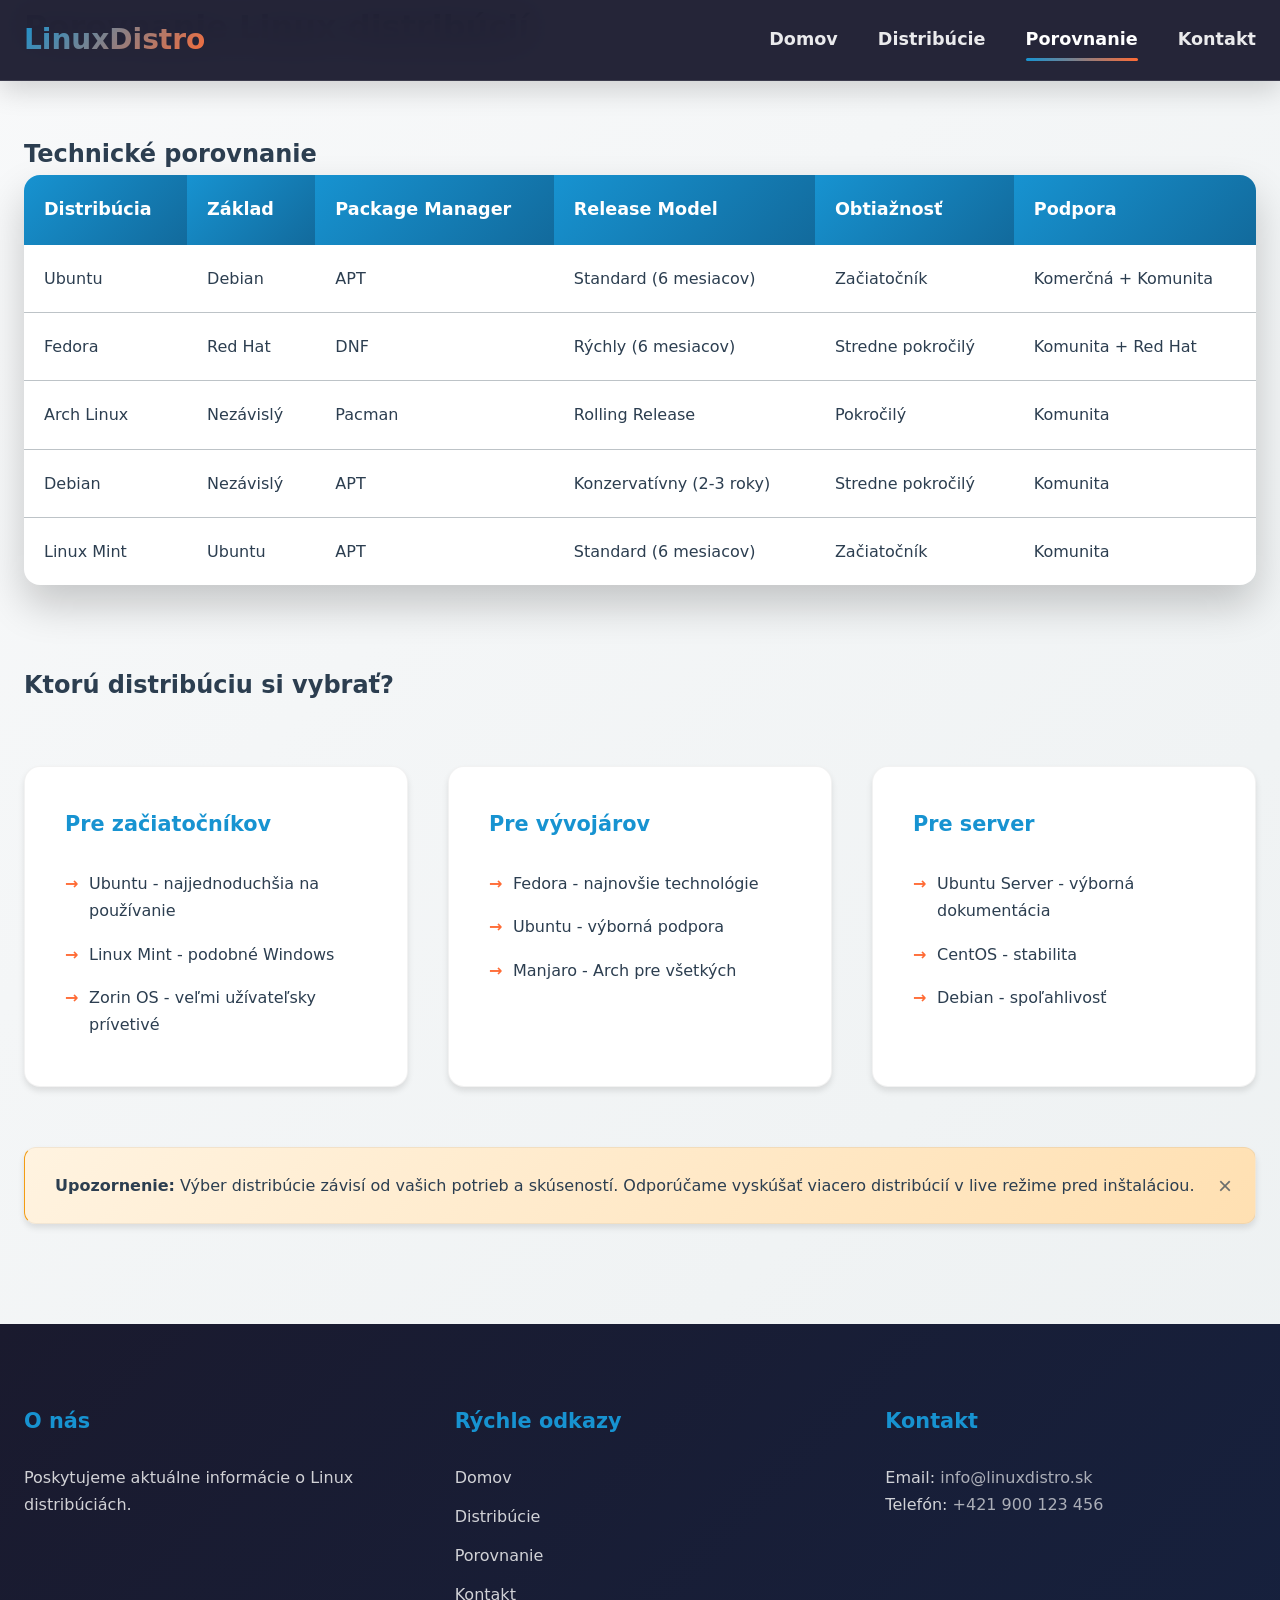
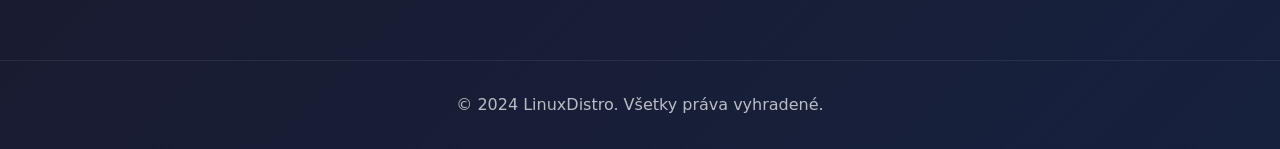
<file: tapalaga_projekt/comparison.html>
<!DOCTYPE html>
<html lang="sk">
<head>
    <meta charset="UTF-8">
    <meta name="viewport" content="width=device-width, initial-scale=1.0">
    <meta name="description" content="Porovnanie rôznych Linux distribúcií">
    <meta name="keywords" content="linux porovnanie, distribúcie, ubuntu vs fedora, arch linux">
    <meta name="author" content="Andrej">
    <title>LinuxDistro - Porovnanie</title>
    <link rel="stylesheet" href="css/style.css">
</head>
<body>
    <nav class="navbar">
        <div class="nav-container">
            <div class="nav-logo">
            
                <span class="logo-text">LinuxDistro</span>
            </div>
            <ul class="nav-menu">
                <li class="nav-item"><a href="index.html" class="nav-link">Domov</a></li>
                <li class="nav-item"><a href="distributions.html" class="nav-link">Distribúcie</a></li>
                <li class="nav-item"><a href="comparison.html" class="nav-link active">Porovnanie</a></li>
                <li class="nav-item"><a href="contact.html" class="nav-link">Kontakt</a></li>
            </ul>
            <div class="hamburger">
                <span class="bar"></span>
                <span class="bar"></span>
                <span class="bar"></span>
            </div>
        </div>
    </nav>

    <main class="container">
        <h1>Porovnanie Linux distribúcií</h1>
        
        
        <section class="table-section">
            <h2>Technické porovnanie</h2>
            <div class="table-container">
                <table class="comparison-table">
                    <thead>
                        <tr>
                            <th>Distribúcia</th>
                            <th>Základ</th>
                            <th>Package Manager</th>
                            <th>Release Model</th>
                            <th>Obtiažnosť</th>
                            <th>Podpora</th>
                        </tr>
                    </thead>
                    <tbody>
                        <tr>
                            <td>Ubuntu</td>
                            <td>Debian</td>
                            <td>APT</td>
                            <td>Standard (6 mesiacov)</td>
                            <td>Začiatočník</td>
                            <td>Komerčná + Komunita</td>
                        </tr>
                        <tr>
                            <td>Fedora</td>
                            <td>Red Hat</td>
                            <td>DNF</td>
                            <td>Rýchly (6 mesiacov)</td>
                            <td>Stredne pokročilý</td>
                            <td>Komunita + Red Hat</td>
                        </tr>
                        <tr>
                            <td>Arch Linux</td>
                            <td>Nezávislý</td>
                            <td>Pacman</td>
                            <td>Rolling Release</td>
                            <td>Pokročilý</td>
                            <td>Komunita</td>
                        </tr>
                        <tr>
                            <td>Debian</td>
                            <td>Nezávislý</td>
                            <td>APT</td>
                            <td>Konzervatívny (2-3 roky)</td>
                            <td>Stredne pokročilý</td>
                            <td>Komunita</td>
                        </tr>
                        <tr>
                            <td>Linux Mint</td>
                            <td>Ubuntu</td>
                            <td>APT</td>
                            <td>Standard (6 mesiacov)</td>
                            <td>Začiatočník</td>
                            <td>Komunita</td>
                        </tr>
                    </tbody>
                </table>
            </div>
        </section>

        <!-- Additional comparison info -->
        <section class="comparison-info">
            <h2>Ktorú distribúciu si vybrať?</h2>
            <div class="info-grid">
                <div class="info-card">
                    <h3>Pre začiatočníkov</h3>
                    <ul>
                        <li>Ubuntu - najjednoduchšia na používanie</li>
                        <li>Linux Mint - podobné Windows</li>
                        <li>Zorin OS - veľmi užívateľsky prívetivé</li>
                    </ul>
                </div>
                <div class="info-card">
                    <h3>Pre vývojárov</h3>
                    <ul>
                        <li>Fedora - najnovšie technológie</li>
                        <li>Ubuntu - výborná podpora</li>
                        <li>Manjaro - Arch pre všetkých</li>
                    </ul>
                </div>
                <div class="info-card">
                    <h3>Pre server</h3>
                    <ul>
                        <li>Ubuntu Server - výborná dokumentácia</li>
                        <li>CentOS - stabilita</li>
                        <li>Debian - spoľahlivosť</li>
                    </ul>
                </div>
            </div>
        </section>

        
        <div class="alert alert-warning">
            <strong>Upozornenie:</strong> Výber distribúcie závisí od vašich potrieb a skúseností. Odporúčame vyskúšať viacero distribúcií v live režime pred inštaláciou.
        </div>
    </main>

    <footer class="footer">
        <div class="footer-content">
            <div class="footer-section">
                <h4>O nás</h4>
                <p>Poskytujeme aktuálne informácie o Linux distribúciách.</p>
            </div>
            <div class="footer-section">
                <h4>Rýchle odkazy</h4>
                <ul>
                    <li><a href="index.html">Domov</a></li>
                    <li><a href="distributions.html">Distribúcie</a></li>
                    <li><a href="comparison.html">Porovnanie</a></li>
                    <li><a href="contact.html">Kontakt</a></li>
                </ul>
            </div>
            <div class="footer-section">
                <h4>Kontakt</h4>
                <p>Email: <a href="mailto:info@linuxdistro.sk">info@linuxdistro.sk</a></p>
                <p>Telefón: <a href="tel:+421900123456">+421 900 123 456</a></p>
            </div>
        </div>
        <div class="footer-bottom">
            <p>&copy; 2024 LinuxDistro. Všetky práva vyhradené.</p>
        </div>
    </footer>

    <script src="js/script.js"></script>
</body>
</file>
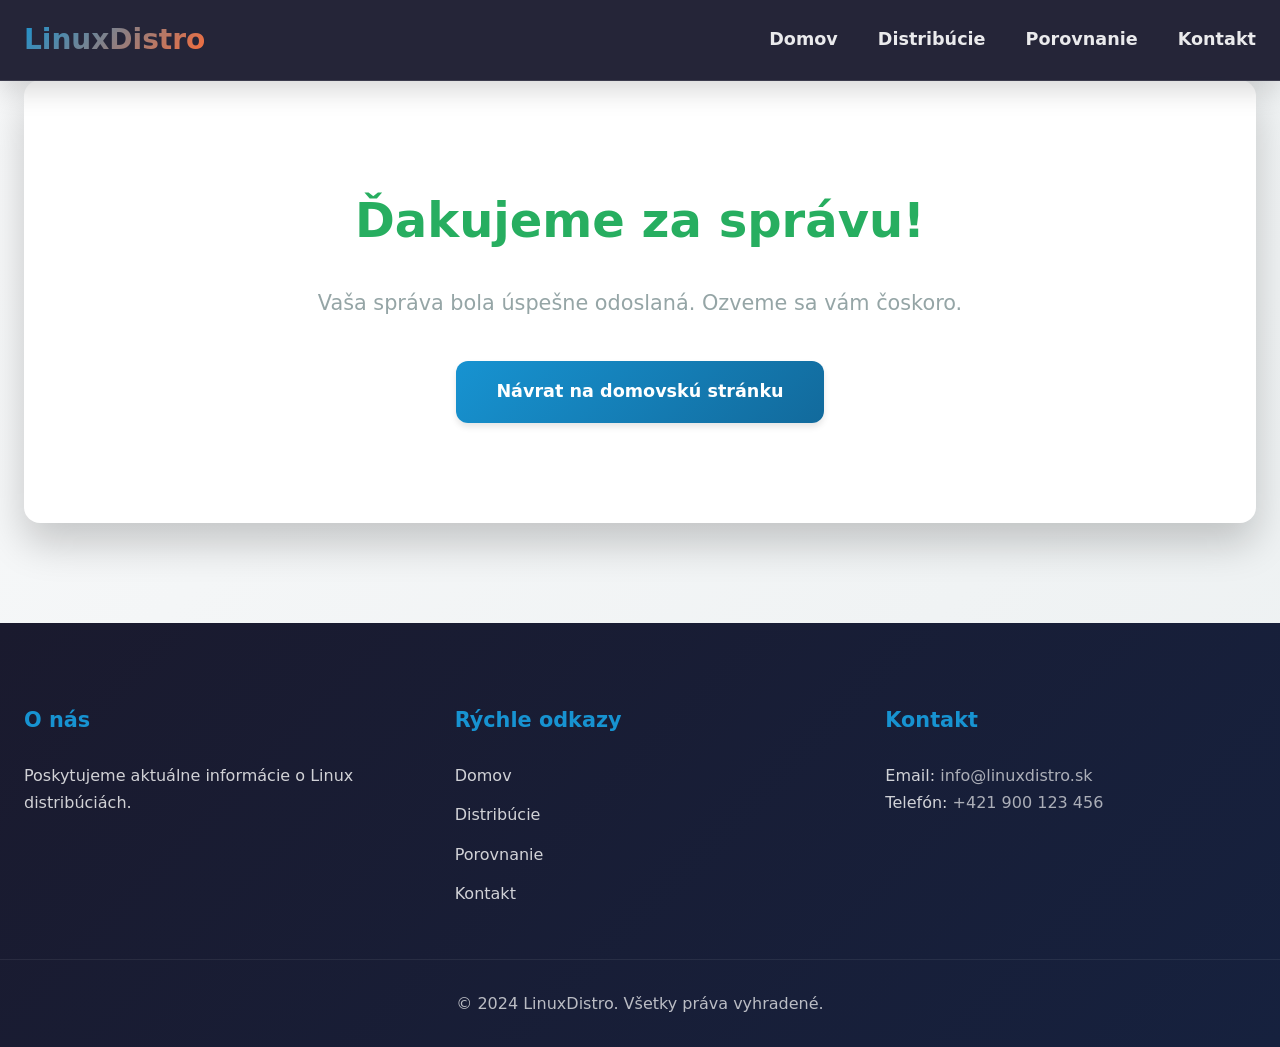
<file: tapalaga_projekt/thank-you.html>
<!DOCTYPE html>
<html lang="sk">
<head>
    <meta charset="UTF-8">
    <meta name="viewport" content="width=device-width, initial-scale=1.0">
    <meta name="description" content="Ďakujeme za správu">
    <meta name="keywords" content="ďakujeme, kontakt, linux">
    <meta name="author" content="Andrej">
    <title>LinuxDistro - Ďakujeme</title>
    <link rel="stylesheet" href="css/style.css">
</head>
<body>
    <nav class="navbar">
        <div class="nav-container">
            <div class="nav-logo">
             
                <span class="logo-text">LinuxDistro</span>
            </div>
            <ul class="nav-menu">
                <li class="nav-item"><a href="index.html" class="nav-link">Domov</a></li>
                <li class="nav-item"><a href="distributions.html" class="nav-link">Distribúcie</a></li>
                <li class="nav-item"><a href="comparison.html" class="nav-link">Porovnanie</a></li>
                <li class="nav-item"><a href="contact.html" class="nav-link">Kontakt</a></li>
            </ul>
            <div class="hamburger">
                <span class="bar"></span>
                <span class="bar"></span>
                <span class="bar"></span>
            </div>
        </div>
    </nav>

    <main class="container">
        <div class="thank-you-message">
            <h1>Ďakujeme za správu!</h1>
            <p>Vaša správa bola úspešne odoslaná. Ozveme sa vám čoskoro.</p>
            <a href="index.html" class="btn btn-primary">Návrat na domovskú stránku</a>
        </div>
    </main>

    <footer class="footer">
        <div class="footer-content">
            <div class="footer-section">
                <h4>O nás</h4>
                <p>Poskytujeme aktuálne informácie o Linux distribúciách.</p>
            </div>
            <div class="footer-section">
                <h4>Rýchle odkazy</h4>
                <ul>
                    <li><a href="index.html">Domov</a></li>
                    <li><a href="distributions.html">Distribúcie</a></li>
                    <li><a href="comparison.html">Porovnanie</a></li>
                    <li><a href="contact.html">Kontakt</a></li>
                </ul>
            </div>
            <div class="footer-section">
                <h4>Kontakt</h4>
                <p>Email: <a href="mailto:info@linuxdistro.sk">info@linuxdistro.sk</a></p>
                <p>Telefón: <a href="tel:+421900123456">+421 900 123 456</a></p>
            </div>
        </div>
        <div class="footer-bottom">
            <p>&copy; 2024 LinuxDistro. Všetky práva vyhradené.</p>
        </div>
    </footer>

    <script src="js/script.js"></script>
</body>
</html>
</file>
<file: tapalaga_projekt/css/style.css>
/* CSS Reset and Modern Base Styles */
:root {
    --primary-color: #1793d1;
    --primary-dark: #126a9c;
    --secondary-color: #ff6b35;
    --secondary-dark: #e55a2b;
    --dark-color: #1a1a2e;
    --darker-color: #16213e;
    --light-color: #ecf0f1;
    --lighter-color: #f8f9fa;
    --success-color: #27ae60;
    --warning-color: #f39c12;
    --danger-color: #e74c3c;
    --gray-color: #95a5a6;
    --gray-light: #bdc3c7;
    --white: #ffffff;
    --black: #2c3e50;
    
    --shadow: 0 4px 6px rgba(0, 0, 0, 0.1);
    --shadow-lg: 0 10px 25px rgba(0, 0, 0, 0.15);
    --shadow-xl: 0 20px 40px rgba(0, 0, 0, 0.2);
    
    --border-radius: 8px;
    --border-radius-lg: 12px;
    --border-radius-xl: 16px;
    
    --transition: all 0.3s cubic-bezier(0.4, 0, 0.2, 1);
    --transition-slow: all 0.5s cubic-bezier(0.4, 0, 0.2, 1);
}

* {
    margin: 0;
    padding: 0;
    box-sizing: border-box;
}

html {
    scroll-behavior: smooth;
}

body {
    font-family: 'Inter', 'Segoe UI', system-ui, -apple-system, sans-serif;
    line-height: 1.7;
    color: var(--black);
    background: linear-gradient(135deg, var(--lighter-color) 0%, var(--light-color) 100%);
    min-height: 100vh;
}


.container {
    max-width: 1280px;
    margin: 0 auto;
    padding: 0 24px;
}


.navbar {
    background: rgba(26, 26, 46, 0.95);
    backdrop-filter: blur(20px);
    position: fixed;
    top: 0;
    width: 100%;
    z-index: 1000;
    box-shadow: var(--shadow-lg);
    border-bottom: 1px solid rgba(255, 255, 255, 0.1);
}

.nav-container {
    max-width: 1280px;
    margin: 0 auto;
    padding: 0 24px;
    display: flex;
    justify-content: space-between;
    align-items: center;
    height: 80px;
}

.nav-logo {
    display: flex;
    align-items: center;
    gap: 12px;
    text-decoration: none;
}

.logo {
    height: 48px;
    width: auto;
    filter: brightness(0) invert(1);
    transition: var(--transition);
}

.logo-text {
    color: var(--white);
    font-size: 1.75rem;
    font-weight: 700;
    background: linear-gradient(135deg, var(--primary-color), var(--secondary-color));
    -webkit-background-clip: text;
    -webkit-text-fill-color: transparent;
    background-clip: text;
}

.nav-menu {
    display: flex;
    list-style: none;
    gap: 40px;
    align-items: center;
}

.nav-link {
    color: var(--white);
    text-decoration: none;
    font-weight: 600;
    font-size: 1.1rem;
    transition: var(--transition);
    padding: 12px 0;
    position: relative;
    opacity: 0.9;
}

.nav-link::after {
    content: '';
    position: absolute;
    bottom: 0;
    left: 0;
    width: 0;
    height: 3px;
    background: linear-gradient(90deg, var(--primary-color), var(--secondary-color));
    transition: var(--transition);
    border-radius: 2px;
}

.nav-link:hover,
.nav-link.active {
    color: var(--white);
    opacity: 1;
}

.nav-link:hover::after,
.nav-link.active::after {
    width: 100%;
}


.hamburger {
    display: none;
    flex-direction: column;
    cursor: pointer;
    padding: 8px;
    background: transparent;
    border: none;
    z-index: 1001;
}

.bar {
    width: 30px;
    height: 3px;
    background: var(--white);
    margin: 3px 0;
    transition: var(--transition);
    border-radius: 2px;
}

.hamburger.active .bar:nth-child(1) {
    transform: rotate(45deg) translate(6px, 6px);
}

.hamburger.active .bar:nth-child(2) {
    opacity: 0;
}

.hamburger.active .bar:nth-child(3) {
    transform: rotate(-45deg) translate(6px, -6px);
}

/* Hero Banner */
.banner {
    background: linear-gradient(135deg, var(--dark-color) 0%, var(--darker-color) 50%, var(--primary-dark) 100%);
    color: var(--white);
    padding: 160px 0 100px;
    text-align: center;
    margin-top: 70px;
    position: relative;
    overflow: hidden;
}

.banner::before {
    content: '';
    position: absolute;
    top: 0;
    left: 0;
    right: 0;
    bottom: 0;
    background: url('data:image/svg+xml,<svg xmlns="http://www.w3.org/2000/svg" viewBox="0 0 1000 1000"><polygon fill="rgba(255,255,255,0.02)" points="0,1000 1000,0 1000,1000"/></svg>');
    background-size: cover;
}

.banner-content {
    position: relative;
    z-index: 2;
    max-width: 800px;
    margin: 0 auto;
}

.banner-content h1 {
    font-size: 4rem;
    font-weight: 800;
    margin-bottom: 24px;
    background: linear-gradient(135deg, var(--white), var(--primary-color));
    -webkit-background-clip: text;
    -webkit-text-fill-color: transparent;
    background-clip: text;
    line-height: 1.1;
}

.banner-content p {
    font-size: 1.4rem;
    margin-bottom: 40px;
    opacity: 0.9;
    font-weight: 300;
    line-height: 1.6;
}


.btn {
    display: inline-flex;
    align-items: center;
    justify-content: center;
    padding: 16px 40px;
    border: none;
    border-radius: var(--border-radius-lg);
    text-decoration: none;
    font-weight: 700;
    font-size: 1.1rem;
    text-align: center;
    cursor: pointer;
    transition: var(--transition);
    position: relative;
    overflow: hidden;
    gap: 12px;
}

.btn::before {
    content: '';
    position: absolute;
    top: 0;
    left: -100%;
    width: 100%;
    height: 100%;
    background: linear-gradient(90deg, transparent, rgba(255,255,255,0.2), transparent);
    transition: var(--transition-slow);
}

.btn:hover::before {
    left: 100%;
}

.btn-primary {
    background: linear-gradient(135deg, var(--primary-color), var(--primary-dark));
    color: var(--white);
    box-shadow: var(--shadow);
}

.btn-primary:hover {
    transform: translateY(-3px);
    box-shadow: var(--shadow-lg);
}

.btn-secondary {
    background: linear-gradient(135deg, var(--secondary-color), var(--secondary-dark));
    color: var(--white);
    box-shadow: var(--shadow);
}

.btn-secondary:hover {
    transform: translateY(-3px);
    box-shadow: var(--shadow-lg);
}


.intro-section {
    padding: 100px 0;
    text-align: center;
}

.intro-section h2 {
    font-size: 3rem;
    font-weight: 800;
    margin-bottom: 24px;
    color: var(--dark-color);
    position: relative;
}

.intro-section h2::after {
    content: '';
    position: absolute;
    bottom: -10px;
    left: 50%;
    transform: translateX(-50%);
    width: 80px;
    height: 4px;
    background: linear-gradient(90deg, var(--primary-color), var(--secondary-color));
    border-radius: 2px;
}

.feature-list {
    background: var(--white);
    padding: 50px;
    border-radius: var(--border-radius-xl);
    box-shadow: var(--shadow-xl);
    margin: 60px 0;
    text-align: left;
    border: 1px solid rgba(0,0,0,0.05);
}

.feature-list h3 {
    color: var(--primary-color);
    margin-bottom: 24px;
    font-size: 1.5rem;
    font-weight: 700;
}

.feature-list ul {
    list-style: none;
}

.feature-list li {
    margin-bottom: 16px;
    padding: 12px 0 12px 40px;
    position: relative;
    font-size: 1.1rem;
}

.feature-list li::before {
    content: '✓';
    position: absolute;
    left: 0;
    top: 50%;
    transform: translateY(-50%);
    width: 28px;
    height: 28px;
    background: linear-gradient(135deg, var(--success-color), #2ecc71);
    color: var(--white);
    border-radius: 50%;
    display: flex;
    align-items: center;
    justify-content: center;
    font-weight: bold;
    font-size: 0.9rem;
}

.cta-section {
    margin-top: 60px;
}


.carousel-section {
    position: relative;
    margin: 100px 0;
    overflow: hidden;
    border-radius: var(--border-radius-xl);
}

.carousel-section h2 {
    text-align: center;
    margin-bottom: 50px;
    font-size: 2.5rem;
    font-weight: 800;
    color: var(--dark-color);
}

.carousel {
    position: relative;
    height: 500px;
    border-radius: var(--border-radius-xl);
    overflow: hidden;
    box-shadow: var(--shadow-xl);
}

.carousel-slide {
    position: absolute;
    top: 0;
    left: 0;
    width: 100%;
    height: 100%;
    opacity: 0;
    transition: var(--transition-slow);
    transform: scale(1.1);
}

.carousel-slide.active {
    opacity: 1;
    transform: scale(1);
}

.carousel-slide img {
    width: 100%;
    height: 100%;
    object-fit: cover;
    transition: var(--transition-slow);
}

.carousel-slide.active img {
    transform: scale(1.05);
}

.slide-caption {
    position: absolute;
    bottom: 0;
    left: 0;
    right: 0;
    background: linear-gradient(transparent, rgba(0,0,0,0.9));
    color: var(--white);
    padding: 40px;
    text-align: center;
    font-size: 1.4rem;
    font-weight: 600;
}

.carousel-btn {
    position: absolute;
    top: 50%;
    transform: translateY(-50%);
    background: rgba(255,255,255,0.9);
    color: var(--dark-color);
    border: none;
    width: 60px;
    height: 60px;
    border-radius: 50%;
    cursor: pointer;
    font-size: 24px;
    transition: var(--transition);
    display: flex;
    align-items: center;
    justify-content: center;
    box-shadow: var(--shadow-lg);
    z-index: 10;
}

.carousel-btn:hover {
    background: var(--white);
    transform: translateY(-50%) scale(1.1);
}

.prev {
    left: 30px;
}

.next {
    right: 30px;
}


.alert-close {
    position: absolute;
    right: 15px;
    top: 50%;
    transform: translateY(-50%);
    background: none;
    border: none;
    font-size: 1.5rem;
    cursor: pointer;
    color: inherit;
    padding: 0;
    width: 30px;
    height: 30px;
    display: flex;
    align-items: center;
    justify-content: center;
    opacity: 0.7;
    transition: opacity 0.3s ease;
    z-index: 2;
}

.alert-close:hover {
    opacity: 1;
}

.alert {
    position: relative;
    padding: 24px 50px 24px 30px;
    border-radius: var(--border-radius-lg);
    margin: 30px 0;
    border-left: 6px solid;
    background: var(--white);
    box-shadow: var(--shadow);
    border: 1px solid rgba(0,0,0,0.05);
    font-weight: 500;
    transition: opacity 0.3s ease;
}

.alert-info {
    border-left-color: var(--primary-color);
    background: linear-gradient(135deg, #e3f2fd, #bbdefb);
}

.alert-warning {
    border-left-color: var(--warning-color);
    background: linear-gradient(135deg, #fff3e0, #ffe0b2);
}


.accordion-section {
    margin: 80px 0;
}

.accordion {
    background: linear-gradient(135deg, #ffffff 0%, #f8fafc 100%);
    border-radius: var(--border-radius-xl);
    box-shadow: var(--shadow-xl);
    overflow: hidden;
    border: 1px solid rgba(179, 193, 209, 0.3);
    backdrop-filter: blur(10px);
}

.accordion-item {
    border-bottom: 1px solid rgba(179, 193, 209, 0.2);
    background: transparent;
    transition: var(--transition);
    position: relative;
}

.accordion-item:last-child {
    border-bottom: none;
}

.accordion-item::before {
    content: '';
    position: absolute;
    top: 0;
    left: 0;
    width: 5px;
    height: 100%;
    background: linear-gradient(to bottom, var(--primary-color), var(--secondary-color));
    opacity: 0;
    transition: opacity 0.3s ease;
}

.accordion-item:hover::before {
    opacity: 0.3;
}

.accordion-item.active::before {
    opacity: 1;
}


.accordion-header {
    width: 100%;
    padding: 32px 40px;
    background: linear-gradient(135deg, rgba(255, 255, 255, 0.95), rgba(248, 250, 252, 0.95));
    border: none;
    text-align: left;
    font-size: 1.4rem;
    font-weight: 700;
    color: var(--dark-color);
    cursor: pointer;
    transition: all 0.3s cubic-bezier(0.4, 0, 0.2, 1);
    display: flex;
    justify-content: space-between;
    align-items: center;
    position: relative;
    overflow: hidden;
}

.accordion-header::after {
    content: '+';
    font-size: 2rem;
    font-weight: 300;
    background: linear-gradient(135deg, var(--primary-color), var(--secondary-color));
    -webkit-background-clip: text;
    -webkit-text-fill-color: transparent;
    background-clip: text;
    transition: all 0.3s cubic-bezier(0.4, 0, 0.2, 1);
    margin-left: 20px;
}

.accordion-header.active::after {
    content: '−';
    color: var(--secondary-color);
}

.accordion-header:hover {
    background: linear-gradient(135deg, rgba(116, 142, 255, 0.08), rgba(255, 107, 53, 0.08));
    padding-left: 50px;
}

.accordion-header.active {
    background: linear-gradient(135deg, rgba(116, 142, 255, 0.05), rgba(255, 107, 53, 0.05));
    color: var(--primary-dark);
    border-left: 5px solid var(--primary-color);
}

.accordion-content {
    max-height: 0;
    overflow: hidden;
    transition: max-height 0.4s cubic-bezier(0.4, 0, 0.2, 1);
    background: linear-gradient(135deg, rgba(255, 255, 255, 0.95), rgba(248, 250, 252, 0.98));
}

.accordion-content.active {
    max-height: 2000px; 
    background: linear-gradient(135deg, rgba(255, 255, 255, 0.98), rgba(248, 250, 252, 0.99));
    box-shadow: inset 0 0 40px rgba(116, 142, 255, 0.05);
}


.accordion-content p {
    padding: 35px 50px 25px;
    margin: 0;
    color: #4a5568;
    line-height: 1.8;
    font-size: 1.15rem;
    border-bottom: 1px solid rgba(179, 193, 209, 0.1);
    background: linear-gradient(135deg, rgba(255, 255, 255, 0.9), transparent);
}

.accordion-content p:first-of-type {
    font-size: 1.2rem;
    color: var(--dark-color);
    font-weight: 500;
    position: relative;
    padding-left: 60px;
}

.accordion-content p:first-of-type::before {
    content: '💡';
    position: absolute;
    left: 35px;
    top: 35px;
    font-size: 1.2rem;
}


.accordion-content h4 {
    padding: 25px 50px 15px;
    margin: 0;
    color: var(--primary-dark);
    font-size: 1.2rem;
    font-weight: 700;
    background: linear-gradient(135deg, rgba(116, 142, 255, 0.05), transparent);
    border-bottom: 2px solid rgba(116, 142, 255, 0.2);
    display: flex;
    align-items: center;
    gap: 12px;
}

.accordion-content h4::before {
    content: '▶';
    color: var(--primary-color);
    font-size: 0.9rem;
}

/* Lists with Icons */
.accordion-content ul {
    list-style: none;
    margin: 0;
    padding: 0 50px 35px;
    display: grid;
    grid-template-columns: repeat(auto-fit, minmax(300px, 1fr));
    gap: 20px;
}

.accordion-content li {
    padding: 18px 25px 18px 60px;
    position: relative;
    color: #4a5568;
    transition: all 0.3s ease;
    background: linear-gradient(135deg, rgba(255, 255, 255, 0.8), rgba(248, 250, 252, 0.9));
    border-radius: var(--border-radius);
    border: 1px solid rgba(179, 193, 209, 0.2);
    box-shadow: 0 4px 6px rgba(0, 0, 0, 0.03);
}

.accordion-content li:hover {
    transform: translateY(-3px);
    box-shadow: 0 8px 15px rgba(0, 0, 0, 0.08);
    border-color: var(--primary-color);
    background: linear-gradient(135deg, rgba(116, 142, 255, 0.05), rgba(255, 255, 255, 0.95));
}

.accordion-content li strong {
    color: var(--primary-dark);
    font-weight: 700;
    display: inline-block;
    margin-right: 5px;
}

.accordion-content li::before {
    content: '✓';
    position: absolute;
    left: 25px;
    top: 50%;
    transform: translateY(-50%);
    width: 30px;
    height: 30px;
    background: linear-gradient(135deg, var(--primary-color), var(--secondary-color));
    color: white;
    border-radius: 50%;
    display: flex;
    align-items: center;
    justify-content: center;
    font-weight: bold;
    font-size: 0.9rem;
    box-shadow: 0 4px 8px rgba(116, 142, 255, 0.3);
}


.accordion-content ul:last-of-type {
    background: linear-gradient(135deg, rgba(116, 142, 255, 0.03), rgba(255, 107, 53, 0.03));
    border-radius: var(--border-radius);
    margin: 0 35px 35px;
    padding: 25px;
    border: 1px solid rgba(116, 142, 255, 0.1);
}

.accordion-content ul:last-of-type li {
    background: linear-gradient(135deg, rgba(255, 255, 255, 0.9), rgba(255, 255, 255, 0.95));
    border-color: rgba(255, 107, 53, 0.2);
}

.accordion-content ul:last-of-type li::before {
    background: linear-gradient(135deg, var(--secondary-color), #ff8c66);
    content: '★';
}

/* Animation when opening */
@keyframes slideInContent {
    from {
        opacity: 0;
        transform: translateY(10px);
    }
    to {
        opacity: 1;
        transform: translateY(0);
    }
}

.accordion-content.active p,
.accordion-content.active h4,
.accordion-content.active ul {
    animation: slideInContent 0.5s ease-out;
}

/* Responsive adjustments */
@media (max-width: 768px) {
    .accordion-header {
        padding: 25px 30px;
        font-size: 1.2rem;
    }
    
    .accordion-header:hover {
        padding-left: 40px;
    }
    
    .accordion-content p,
    .accordion-content h4 {
        padding-left: 40px;
        padding-right: 40px;
    }
    
    .accordion-content p:first-of-type {
        padding-left: 50px;
    }
    
    .accordion-content p:first-of-type::before {
        left: 30px;
    }
    
    .accordion-content ul {
        grid-template-columns: 1fr;
        padding-left: 40px;
        padding-right: 40px;
        gap: 15px;
    }
    
    .accordion-content li {
        padding: 15px 20px 15px 50px;
    }
    
    .accordion-content li::before {
        left: 20px;
    }
    
    .accordion-content ul:last-of-type {
        margin: 0 20px 25px;
        padding: 20px;
    }
}


.distro-grid {
    display: grid;
    grid-template-columns: repeat(auto-fit, minmax(350px, 1fr));
    gap: 40px;
    margin: 80px 0;
}

.distro-card {
    background: var(--white);
    border-radius: var(--border-radius-xl);
    overflow: hidden;
    box-shadow: var(--shadow);
    transition: all 0.3s cubic-bezier(0.4, 0, 0.2, 1);
    border: 1px solid rgba(0,0,0,0.05);
}

.distro-card:hover {
    transform: translateY(-5px);
    box-shadow: var(--shadow-lg);
}

.distro-card img {
    width: 100%;
    height: 200px;
    object-fit: cover;
    display: block;
}

.distro-card-content {
    padding: 25px;
}

.distro-card h3 {
    margin: 0 0 15px 0;
    text-align: center;
    color: var(--dark-color);
}

.distro-card p {
    margin: 0;
    text-align: center;
    line-height: 1.6;
    color: var(--gray-color);
}

.table-section {
    margin: 80px 0;
}

.table-container {
    background: var(--white);
    border-radius: var(--border-radius-xl);
    box-shadow: var(--shadow-xl);
    overflow: hidden;
    overflow-x: auto;
}

.comparison-table {
    width: 100%;
    border-collapse: collapse;
    min-width: 800px;
}

.comparison-table th {
    background: linear-gradient(135deg, var(--primary-color), var(--primary-dark));
    color: var(--white);
    padding: 20px;
    text-align: left;
    font-weight: 700;
    font-size: 1.1rem;
}

.comparison-table td {
    padding: 20px;
    border-bottom: 1px solid var(--gray-light);
    transition: var(--transition);
}

.comparison-table tr:hover td {
    background: rgba(0,0,0,0.02);
}

.comparison-table tr:last-child td {
    border-bottom: none;
}


.contact-layout {
    display: grid;
    grid-template-columns: 1fr 1.5fr;
    gap: 60px;
    margin: 80px 0;
    align-items: start;
}

.contact-info {
    background: var(--white);
    padding: 40px;
    border-radius: var(--border-radius-xl);
    box-shadow: var(--shadow-xl);
    height: fit-content;
    position: sticky;
    top: 100px;
}

.contact-info h2 {
    margin-bottom: 30px;
    color: var(--dark-color);
    font-size: 2rem;
}

.contact-item {
    margin-bottom: 30px;
    padding-bottom: 30px;
    border-bottom: 1px solid var(--gray-light);
}

.contact-item:last-child {
    margin-bottom: 0;
    padding-bottom: 0;
    border-bottom: none;
}

.contact-item h3 {
    color: var(--primary-color);
    margin-bottom: 12px;
    font-size: 1.2rem;
}

.contact-item a {
    color: var(--dark-color);
    text-decoration: none;
    transition: var(--transition);
    font-weight: 500;
}

.contact-item a:hover {
    color: var(--primary-color);
}

/* Enhanced Form Styles */
.contact-form-section {
    background: var(--white);
    padding: 50px;
    border-radius: var(--border-radius-xl);
    box-shadow: var(--shadow-xl);
}

.contact-form-section h2 {
    margin-bottom: 40px;
    color: var(--dark-color);
    font-size: 2rem;
}

.form-group {
    margin-bottom: 30px;
}

.form-group label {
    display: block;
    margin-bottom: 8px;
    font-weight: 600;
    color: var(--dark-color);
}

.form-group input,
.form-group select,
.form-group textarea {
    width: 100%;
    padding: 16px 20px;
    border: 2px solid var(--gray-light);
    border-radius: var(--border-radius);
    font-size: 1rem;
    transition: var(--transition);
    background: var(--white);
    font-family: inherit;
}

.form-group input:focus,
.form-group select:focus,
.form-group textarea:focus {
    outline: none;
    border-color: var(--primary-color);
    box-shadow: 0 0 0 3px rgba(23, 147, 209, 0.1);
}

.checkbox-group {
    display: flex;
    align-items: flex-start;
    gap: 12px;
}

.checkbox-group input[type="checkbox"] {
    width: 20px;
    height: 20px;
    margin-top: 2px;
}

.checkbox-group label {
    margin-bottom: 0;
    flex: 1;
}

/* Thank You Page */
.thank-you-message {
    text-align: center;
    padding: 100px 0;
    background: var(--white);
    border-radius: var(--border-radius-xl);
    box-shadow: var(--shadow-xl);
    margin: 80px 0;
}

.thank-you-message h1 {
    font-size: 3rem;
    margin-bottom: 24px;
    color: var(--success-color);
}

.thank-you-message p {
    font-size: 1.3rem;
    margin-bottom: 40px;
    color: var(--gray-color);
}

/* Enhanced Footer */
.footer {
    background: linear-gradient(135deg, var(--dark-color), var(--darker-color));
    color: var(--white);
    margin-top: 100px;
}

.footer-content {
    max-width: 1280px;
    margin: 0 auto;
    padding: 80px 24px 40px;
    display: grid;
    grid-template-columns: repeat(auto-fit, minmax(250px, 1fr));
    gap: 60px;
}

.footer-section h4 {
    font-size: 1.3rem;
    margin-bottom: 24px;
    color: var(--primary-color);
    font-weight: 700;
}

.footer-section p,
.footer-section a {
    opacity: 0.8;
    transition: var(--transition);
}

.footer-section a {
    color: var(--white);
    text-decoration: none;
}

.footer-section a:hover {
    opacity: 1;
    color: var(--primary-color);
}

.footer-section ul {
    list-style: none;
}

.footer-section ul li {
    margin-bottom: 12px;
}

.footer-bottom {
    border-top: 1px solid rgba(255,255,255,0.1);
    padding: 30px 24px;
    text-align: center;
    opacity: 0.7;
}

/* Info Grid for Comparison Page */
.info-grid {
    display: grid;
    grid-template-columns: repeat(auto-fit, minmax(300px, 1fr));
    gap: 40px;
    margin: 60px 0;
}

.info-card {
    background: var(--white);
    padding: 40px;
    border-radius: var(--border-radius-xl);
    box-shadow: var(--shadow);
    transition: var(--transition);
    border: 1px solid rgba(0,0,0,0.05);
}

.info-card:hover {
    transform: translateY(-5px);
    box-shadow: var(--shadow-lg);
}

.info-card h3 {
    color: var(--primary-color);
    margin-bottom: 20px;
    font-size: 1.3rem;
    font-weight: 700;
}

.info-card ul {
    list-style: none;
}

.info-card li {
    padding: 8px 0;
    position: relative;
    padding-left: 24px;
}

.info-card li::before {
    content: '→';
    position: absolute;
    left: 0;
    color: var(--secondary-color);
    font-weight: bold;
}

/* Responsive Design */
@media (max-width: 1024px) {
    .banner-content h1 {
        font-size: 3rem;
    }
    
    .contact-layout {
        grid-template-columns: 1fr;
        gap: 40px;
    }
    
    .contact-info {
        position: static;
    }
}

@media (max-width: 768px) {
    .hamburger {
        display: flex;
    }
    
    .nav-menu {
        position: fixed;
        top: 80px;
        left: -100%;
        width: 100%;
        height: calc(100vh - 80px);
        background: var(--dark-color);
        flex-direction: column;
        justify-content: flex-start;
        align-items: center;
        padding-top: 60px;
        transition: var(--transition);
        gap: 0;
    }
    
    .nav-menu.active {
        left: 0;
    }
    
    .nav-item {
        width: 100%;
        text-align: center;
    }
    
    .nav-link {
        display: block;
        padding: 20px;
        font-size: 1.2rem;
        border-bottom: 1px solid rgba(255,255,255,0.1);
    }
    
    .banner-content h1 {
        font-size: 2.5rem;
    }
    
    .banner-content p {
        font-size: 1.2rem;
    }
    
    .intro-section h2 {
        font-size: 2.2rem;
    }
    
    .carousel {
        height: 400px;
    }
    
    .distro-grid {
        grid-template-columns: 1fr;
    }
    
    .footer-content {
        grid-template-columns: 1fr;
        gap: 40px;
    }
}

@media (max-width: 480px) {
    .container {
        padding: 0 16px;
    }
    
    .banner {
        padding: 140px 0 80px;
    }
    
    .banner-content h1 {
        font-size: 2rem;
    }
    
    .feature-list {
        padding: 30px 20px;
    }
    
    .contact-form-section {
        padding: 30px 20px;
    }
    
    .btn {
        padding: 14px 30px;
        font-size: 1rem;
    }
}

/* Animation Classes */
.fade-in {
    animation: fadeIn 0.8s ease-out;
}

.slide-up {
    animation: slideUp 0.8s ease-out;
}

@keyframes fadeIn {
    from {
        opacity: 0;
    }
    to {
        opacity: 1;
    }
}

@keyframes slideUp {
    from {
        opacity: 0;
        transform: translateY(30px);
    }
    to {
        opacity: 1;
        transform: translateY(0);
    }
}

/* Loading States */
.loading {
    opacity: 0.7;
    pointer-events: none;
}

/* Focus Styles for Accessibility */
button:focus,
input:focus,
select:focus,
textarea:focus {
    outline: 2px solid var(--primary-color);
    outline-offset: 2px;
}
</file>
